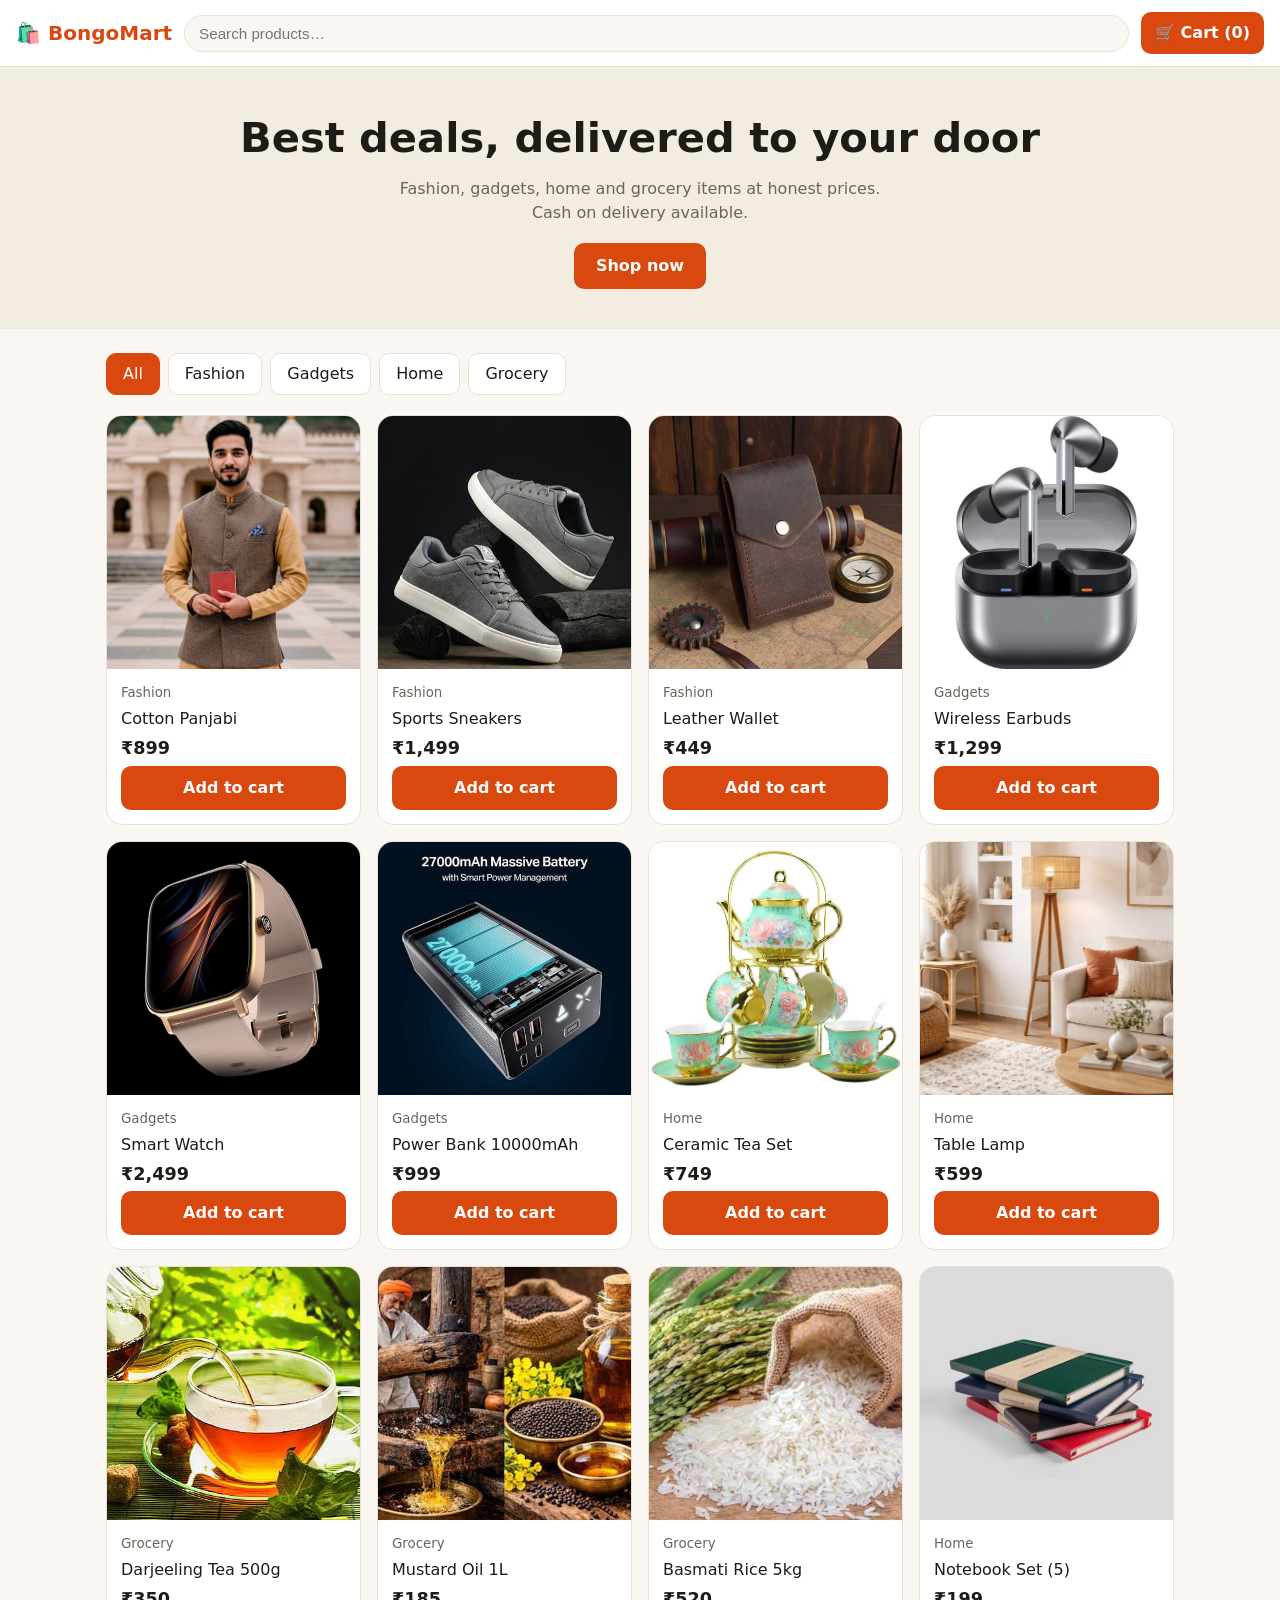
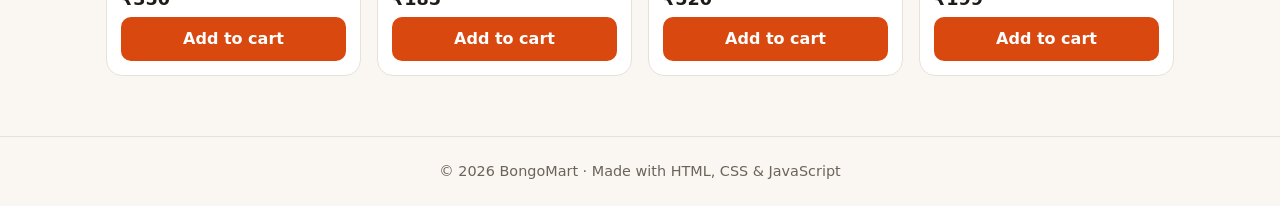
<file: index.html>
<!DOCTYPE html>
<html lang="en">
<head>
    <meta charset="UTF-8">
    <meta name="viewport" content="width=device-width, initial-scale=1.0">
    <title>BongoMart - Online Shop</title>
    <link rel="stylesheet" href="style.css">
</head>
<body>

    <!-- HEADER -->
    <header>
        <div class="logo">🛍️ BongoMart</div>
        <input id="search" class="search" type="search" placeholder="Search products…">
        <button class="cart-btn" id="openCart">🛒 Cart (<span id="cartCount">0</span>)</button>
    </header>

    <!-- HERO -->
    <section class="hero">
        <h1>Best deals, delivered to your door</h1>
        <p>Fashion, gadgets, home and grocery items at honest prices. Cash on delivery available.</p>
        <a href="#shop">Shop now</a>
    </section>

    <!-- PRODUCTS -->
    <main id="shop">
        <div class="categories" id="categories"></div>
        <div class="product-grid" id="productGrid"></div>
    </main>

    <!-- FOOTER -->
    <footer>© 2026 BongoMart · Made with HTML, CSS &amp; JavaScript</footer>

    <!-- CART DRAWER -->
    <div class="overlay" id="overlay"></div>
    <aside class="drawer" id="drawer">
        <div class="drawer-header">
            <span>Your Cart</span>
            <button id="closeCart" aria-label="Close">×</button>
        </div>
        <div class="cart-items" id="cartItems"></div>
        <div class="drawer-footer">
            <div class="total-row">
                <span>Total</span>
                <span id="cartTotal">₹0</span>
            </div>
            <button class="primary-btn" id="checkoutBtn">Checkout</button>
        </div>
    </aside>

    <!-- CHECKOUT MODAL -->
    <div class="modal" id="modal">
        <div class="modal-box" id="modalBox"></div>
    </div>

    <script src="script.js"></script>
</body>
</html>
</file>
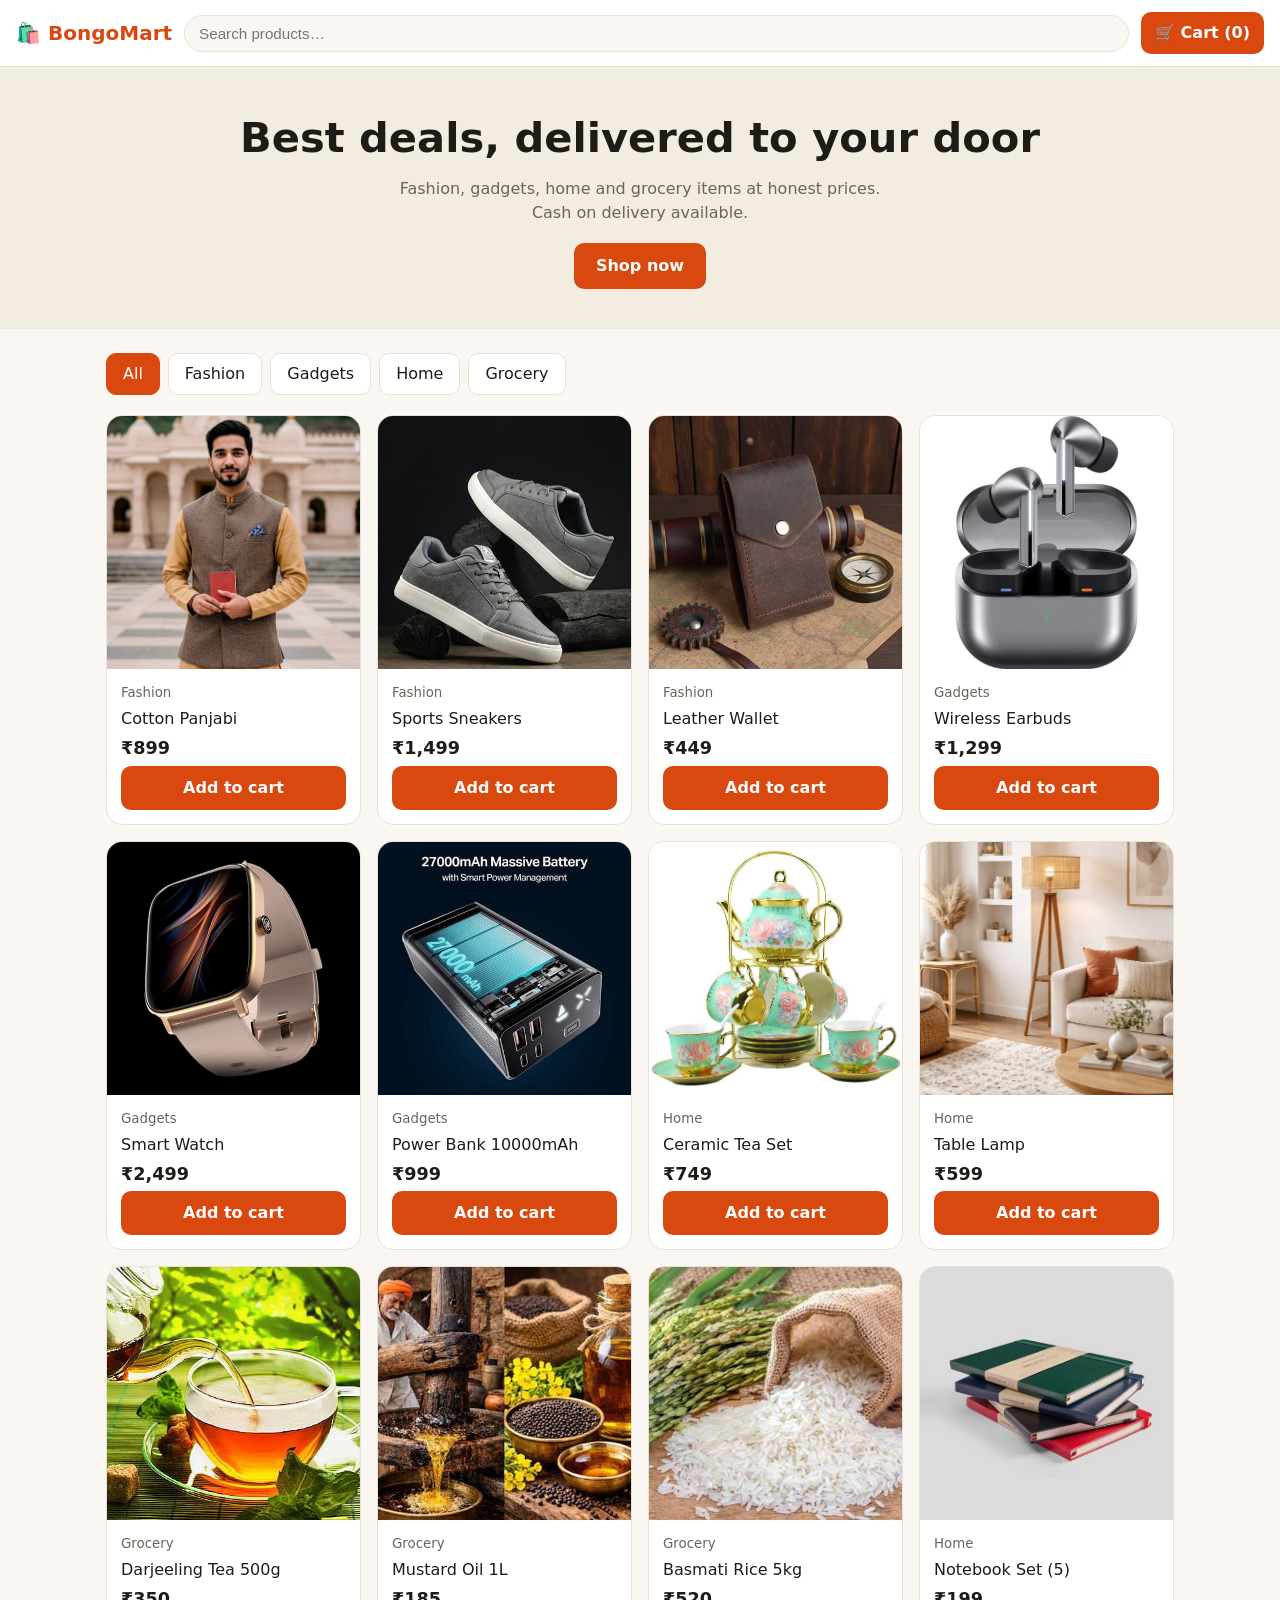
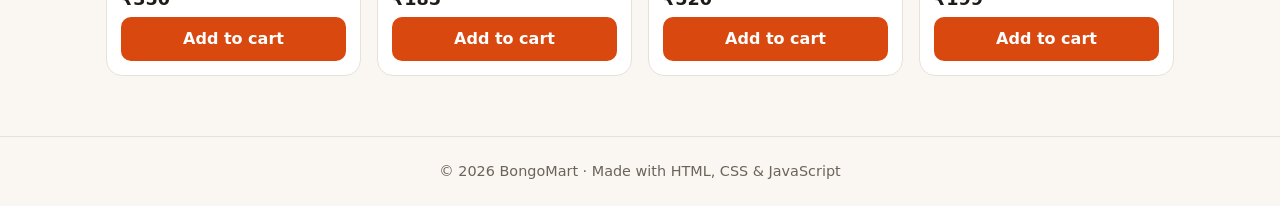
<file: project/index.html>
<!DOCTYPE html>
<html lang="en">
<head>
    <meta charset="UTF-8">
    <meta name="viewport" content="width=device-width, initial-scale=1.0">
    <title>BongoMart - Online Shop</title>
    <link rel="stylesheet" href="style.css">
</head>
<body>

    <!-- HEADER -->
    <header>
        <div class="logo">🛍️ BongoMart</div>
        <input id="search" class="search" type="search" placeholder="Search products…">
        <button class="cart-btn" id="openCart">🛒 Cart (<span id="cartCount">0</span>)</button>
    </header>

    <!-- HERO -->
    <section class="hero">
        <h1>Best deals, delivered to your door</h1>
        <p>Fashion, gadgets, home and grocery items at honest prices. Cash on delivery available.</p>
        <a href="#shop">Shop now</a>
    </section>

    <!-- PRODUCTS -->
    <main id="shop">
        <div class="categories" id="categories"></div>
        <div class="product-grid" id="productGrid"></div>
    </main>

    <!-- FOOTER -->
    <footer>© 2026 BongoMart · Made with HTML, CSS &amp; JavaScript</footer>

    <!-- CART DRAWER -->
    <div class="overlay" id="overlay"></div>
    <aside class="drawer" id="drawer">
        <div class="drawer-header">
            <span>Your Cart</span>
            <button id="closeCart" aria-label="Close">×</button>
        </div>
        <div class="cart-items" id="cartItems"></div>
        <div class="drawer-footer">
            <div class="total-row">
                <span>Total</span>
                <span id="cartTotal">₹0</span>
            </div>
            <button class="primary-btn" id="checkoutBtn">Checkout</button>
        </div>
    </aside>

    <!-- CHECKOUT MODAL -->
    <div class="modal" id="modal">
        <div class="modal-box" id="modalBox"></div>
    </div>

    <script src="script.js"></script>
</body>
</html>
</file>
<file: style.css>
/* RESET & VARIABLES */
:root {
    --bg: #faf7f2;
    --card: #ffffff;
    --text: #1f1b16;
    --muted: #6b645a;
    --accent: #d9480f;
    --accent-text: #ffffff;
    --line: #e8e1d6;
    --soft: #f3ece0;
}

@media (prefers-color-scheme: dark) {
    :root {
        --bg: #17140f;
        --card: #221e17;
        --text: #f4efe6;
        --muted: #a39b8c;
        --accent: #ff7a3d;
        --accent-text: #1a1208;
        --line: #3a3328;
        --soft: #2b261d;
    }
}

* {
    box-sizing: border-box;
    margin: 0;
}

body {
    background: var(--bg);
    color: var(--text);
    font-family: system-ui, -apple-system, "Segoe UI", Roboto, sans-serif;
    line-height: 1.5;
}

button {
    font: inherit;
    cursor: pointer;
    border: 0;
    border-radius: 10px;
}

/* HEADER */
header {
    position: sticky;
    top: 0;
    z-index: 5;
    display: flex;
    align-items: center;
    gap: 12px;
    padding: 12px 16px;
    background: var(--card);
    border-bottom: 1px solid var(--line);
}

.logo {
    font-weight: 800;
    font-size: 1.25rem;
    color: var(--accent);
}

.search {
    flex: 1;
    min-width: 0;
    padding: 9px 14px;
    border: 1px solid var(--line);
    border-radius: 999px;
    background: var(--bg);
    color: var(--text);
    font-size: 0.95rem;
}

.cart-btn {
    padding: 9px 14px;
    background: var(--accent);
    color: var(--accent-text);
    font-weight: 600;
    white-space: nowrap;
}

/* HERO */
.hero {
    padding: 40px 16px;
    text-align: center;
    background: var(--soft);
}

.hero h1 {
    font-size: clamp(1.6rem, 5vw, 2.6rem);
    margin-bottom: 8px;
}

.hero p {
    max-width: 520px;
    margin: 0 auto 18px;
    color: var(--muted);
}

.hero a {
    display: inline-block;
    padding: 11px 22px;
    background: var(--accent);
    color: var(--accent-text);
    border-radius: 10px;
    text-decoration: none;
    font-weight: 600;
}

/* MAIN & CATEGORIES */
main {
    max-width: 1100px;
    margin: 0 auto;
    padding: 24px 16px 60px;
}

.categories {
    display: flex;
    gap: 8px;
    overflow-x: auto;
    padding-bottom: 12px;
}

.categories button {
    padding: 8px 16px;
    background: var(--card);
    color: var(--text);
    border: 1px solid var(--line);
    white-space: nowrap;
}

.categories button.active {
    background: var(--accent);
    color: var(--accent-text);
    border-color: var(--accent);
}

/* PRODUCT GRID */
.product-grid {
    display: grid;
    grid-template-columns: repeat(auto-fill, minmax(210px, 1fr));
    gap: 16px;
    margin-top: 8px;
}

.card {
    display: flex;
    flex-direction: column;
    background: var(--card);
    border: 1px solid var(--line);
    border-radius: 16px;
    overflow: hidden;
}

/* Product photo (emoji shows only if the photo file is missing) */
.card-image {
    display: flex;
    align-items: center;
    justify-content: center;
    aspect-ratio: 1 / 1;
    overflow: hidden;
    background: var(--soft);
    font-size: 4.2rem;
}

.card-image img {
    display: block;
    width: 100%;
    height: 100%;
    object-fit: cover;
}

.card-info {
    display: flex;
    flex-direction: column;
    gap: 4px;
    flex: 1;
    padding: 14px;
}

.card-info small {
    color: var(--muted);
}

.price {
    font-weight: 700;
    font-size: 1.1rem;
}

.add-btn {
    margin-top: auto;
    padding: 10px;
    background: var(--accent);
    color: var(--accent-text);
    font-weight: 600;
}

.empty {
    grid-column: 1 / -1;
    padding: 30px 0;
    text-align: center;
    color: var(--muted);
}

/* CART DRAWER */
.overlay {
    position: fixed;
    inset: 0;
    z-index: 8;
    display: none;
    background: rgba(0, 0, 0, 0.5);
}

.overlay.open {
    display: block;
}

.drawer {
    position: fixed;
    top: 0;
    right: 0;
    bottom: 0;
    z-index: 9;
    display: flex;
    flex-direction: column;
    width: min(400px, 100%);
    background: var(--card);
    transform: translateX(100%);
    transition: transform 0.25s;
}

.drawer.open {
    transform: none;
}

.drawer-header {
    display: flex;
    justify-content: space-between;
    align-items: center;
    padding: 16px;
    border-bottom: 1px solid var(--line);
    font-weight: 700;
}

.drawer-header button {
    background: none;
    color: var(--text);
    font-size: 1.4rem;
}

.cart-items {
    flex: 1;
    overflow-y: auto;
    padding: 8px 16px;
}

.cart-row {
    display: flex;
    align-items: center;
    gap: 10px;
    padding: 12px 0;
    border-bottom: 1px solid var(--line);
}

.cart-emoji {
    display: flex;
    align-items: center;
    justify-content: center;
    width: 52px;
    height: 52px;
    overflow: hidden;
    border-radius: 8px;
    background: var(--soft);
    font-size: 1.8rem;
}

.cart-emoji img {
    width: 100%;
    height: 100%;
    object-fit: cover;
}

.cart-name {
    flex: 1;
    min-width: 0;
}

.qty {
    display: flex;
    align-items: center;
    gap: 8px;
}

.qty button {
    width: 28px;
    height: 28px;
    background: var(--soft);
    color: var(--text);
}

.drawer-footer {
    padding: 16px;
    border-top: 1px solid var(--line);
}

.total-row {
    display: flex;
    justify-content: space-between;
    margin-bottom: 12px;
    font-weight: 700;
    font-size: 1.15rem;
}

.primary-btn {
    width: 100%;
    padding: 13px;
    background: var(--accent);
    color: var(--accent-text);
    font-weight: 700;
}

.primary-btn:disabled {
    opacity: 0.4;
    cursor: not-allowed;
}

.secondary-btn {
    width: 100%;
    margin-top: 8px;
    padding: 13px;
    background: var(--soft);
    color: var(--text);
    font-weight: 700;
}

/* CHECKOUT MODAL */
.modal {
    position: fixed;
    inset: 0;
    z-index: 10;
    display: none;
    align-items: center;
    justify-content: center;
    padding: 16px;
    background: rgba(0, 0, 0, 0.55);
}

.modal.open {
    display: flex;
}

.modal-box {
    width: min(420px, 100%);
    max-height: 90vh;
    overflow-y: auto;
    padding: 22px;
    background: var(--card);
    border-radius: 16px;
}

.modal-box h2 {
    margin-bottom: 12px;
}

.modal-box input,
.modal-box textarea {
    width: 100%;
    margin-bottom: 10px;
    padding: 10px 12px;
    border: 1px solid var(--line);
    border-radius: 10px;
    background: var(--bg);
    color: var(--text);
    font: inherit;
}

.success {
    text-align: center;
}

.success .icon {
    font-size: 3.2rem;
}

/* FOOTER */
footer {
    padding: 24px 16px;
    border-top: 1px solid var(--line);
    text-align: center;
    font-size: 0.9rem;
    color: var(--muted);
}

/* MOBILE: COMPACT LAYOUT */
@media (max-width: 650px) {
    header {
        flex-wrap: wrap;
        padding: 10px 12px;
    }

    .logo {
        flex: 1;
        font-size: 1.1rem;
    }

    .search {
        order: 3;
        flex: 1 1 100%;
    }

    .cart-btn {
        padding: 8px 12px;
        font-size: 14px;
    }

    .hero {
        padding: 28px 14px;
    }

    .hero p {
        font-size: 14px;
    }

    main {
        padding: 16px 12px 40px;
    }

    .product-grid {
        grid-template-columns: repeat(2, minmax(0, 1fr));
        gap: 12px;
    }

    .card-image {
        font-size: 3rem;
    }

    .card-info {
        padding: 10px;
    }

    .card-info div {
        font-size: 14px;
        line-height: 1.4;
    }

    .price {
        font-size: 1rem;
    }

    .add-btn {
        padding: 8px;
        font-size: 13px;
    }

    .drawer {
        width: 100%;
    }

    .modal-box {
        padding: 18px;
    }
}

/* VERY SMALL MOBILE */
@media (max-width: 360px) {
    .product-grid {
        grid-template-columns: 1fr;
    }

    .logo {
        font-size: 1rem;
    }
}
</file>
<file: project/style.css>
/* RESET & VARIABLES */
:root {
    --bg: #faf7f2;
    --card: #ffffff;
    --text: #1f1b16;
    --muted: #6b645a;
    --accent: #d9480f;
    --accent-text: #ffffff;
    --line: #e8e1d6;
    --soft: #f3ece0;
}

@media (prefers-color-scheme: dark) {
    :root {
        --bg: #17140f;
        --card: #221e17;
        --text: #f4efe6;
        --muted: #a39b8c;
        --accent: #ff7a3d;
        --accent-text: #1a1208;
        --line: #3a3328;
        --soft: #2b261d;
    }
}

* {
    box-sizing: border-box;
    margin: 0;
}

body {
    background: var(--bg);
    color: var(--text);
    font-family: system-ui, -apple-system, "Segoe UI", Roboto, sans-serif;
    line-height: 1.5;
}

button {
    font: inherit;
    cursor: pointer;
    border: 0;
    border-radius: 10px;
}

/* HEADER */
header {
    position: sticky;
    top: 0;
    z-index: 5;
    display: flex;
    align-items: center;
    gap: 12px;
    padding: 12px 16px;
    background: var(--card);
    border-bottom: 1px solid var(--line);
}

.logo {
    font-weight: 800;
    font-size: 1.25rem;
    color: var(--accent);
}

.search {
    flex: 1;
    min-width: 0;
    padding: 9px 14px;
    border: 1px solid var(--line);
    border-radius: 999px;
    background: var(--bg);
    color: var(--text);
    font-size: 0.95rem;
}

.cart-btn {
    padding: 9px 14px;
    background: var(--accent);
    color: var(--accent-text);
    font-weight: 600;
    white-space: nowrap;
}

/* HERO */
.hero {
    padding: 40px 16px;
    text-align: center;
    background: var(--soft);
}

.hero h1 {
    font-size: clamp(1.6rem, 5vw, 2.6rem);
    margin-bottom: 8px;
}

.hero p {
    max-width: 520px;
    margin: 0 auto 18px;
    color: var(--muted);
}

.hero a {
    display: inline-block;
    padding: 11px 22px;
    background: var(--accent);
    color: var(--accent-text);
    border-radius: 10px;
    text-decoration: none;
    font-weight: 600;
}

/* MAIN & CATEGORIES */
main {
    max-width: 1100px;
    margin: 0 auto;
    padding: 24px 16px 60px;
}

.categories {
    display: flex;
    gap: 8px;
    overflow-x: auto;
    padding-bottom: 12px;
}

.categories button {
    padding: 8px 16px;
    background: var(--card);
    color: var(--text);
    border: 1px solid var(--line);
    white-space: nowrap;
}

.categories button.active {
    background: var(--accent);
    color: var(--accent-text);
    border-color: var(--accent);
}

/* PRODUCT GRID */
.product-grid {
    display: grid;
    grid-template-columns: repeat(auto-fill, minmax(210px, 1fr));
    gap: 16px;
    margin-top: 8px;
}

.card {
    display: flex;
    flex-direction: column;
    background: var(--card);
    border: 1px solid var(--line);
    border-radius: 16px;
    overflow: hidden;
}

/* Product photo (emoji shows only if the photo file is missing) */
.card-image {
    display: flex;
    align-items: center;
    justify-content: center;
    aspect-ratio: 1 / 1;
    overflow: hidden;
    background: var(--soft);
    font-size: 4.2rem;
}

.card-image img {
    display: block;
    width: 100%;
    height: 100%;
    object-fit: cover;
}

.card-info {
    display: flex;
    flex-direction: column;
    gap: 4px;
    flex: 1;
    padding: 14px;
}

.card-info small {
    color: var(--muted);
}

.price {
    font-weight: 700;
    font-size: 1.1rem;
}

.add-btn {
    margin-top: auto;
    padding: 10px;
    background: var(--accent);
    color: var(--accent-text);
    font-weight: 600;
}

.empty {
    grid-column: 1 / -1;
    padding: 30px 0;
    text-align: center;
    color: var(--muted);
}

/* CART DRAWER */
.overlay {
    position: fixed;
    inset: 0;
    z-index: 8;
    display: none;
    background: rgba(0, 0, 0, 0.5);
}

.overlay.open {
    display: block;
}

.drawer {
    position: fixed;
    top: 0;
    right: 0;
    bottom: 0;
    z-index: 9;
    display: flex;
    flex-direction: column;
    width: min(400px, 100%);
    background: var(--card);
    transform: translateX(100%);
    transition: transform 0.25s;
}

.drawer.open {
    transform: none;
}

.drawer-header {
    display: flex;
    justify-content: space-between;
    align-items: center;
    padding: 16px;
    border-bottom: 1px solid var(--line);
    font-weight: 700;
}

.drawer-header button {
    background: none;
    color: var(--text);
    font-size: 1.4rem;
}

.cart-items {
    flex: 1;
    overflow-y: auto;
    padding: 8px 16px;
}

.cart-row {
    display: flex;
    align-items: center;
    gap: 10px;
    padding: 12px 0;
    border-bottom: 1px solid var(--line);
}

.cart-emoji {
    display: flex;
    align-items: center;
    justify-content: center;
    width: 52px;
    height: 52px;
    overflow: hidden;
    border-radius: 8px;
    background: var(--soft);
    font-size: 1.8rem;
}

.cart-emoji img {
    width: 100%;
    height: 100%;
    object-fit: cover;
}

.cart-name {
    flex: 1;
    min-width: 0;
}

.qty {
    display: flex;
    align-items: center;
    gap: 8px;
}

.qty button {
    width: 28px;
    height: 28px;
    background: var(--soft);
    color: var(--text);
}

.drawer-footer {
    padding: 16px;
    border-top: 1px solid var(--line);
}

.total-row {
    display: flex;
    justify-content: space-between;
    margin-bottom: 12px;
    font-weight: 700;
    font-size: 1.15rem;
}

.primary-btn {
    width: 100%;
    padding: 13px;
    background: var(--accent);
    color: var(--accent-text);
    font-weight: 700;
}

.primary-btn:disabled {
    opacity: 0.4;
    cursor: not-allowed;
}

.secondary-btn {
    width: 100%;
    margin-top: 8px;
    padding: 13px;
    background: var(--soft);
    color: var(--text);
    font-weight: 700;
}

/* CHECKOUT MODAL */
.modal {
    position: fixed;
    inset: 0;
    z-index: 10;
    display: none;
    align-items: center;
    justify-content: center;
    padding: 16px;
    background: rgba(0, 0, 0, 0.55);
}

.modal.open {
    display: flex;
}

.modal-box {
    width: min(420px, 100%);
    max-height: 90vh;
    overflow-y: auto;
    padding: 22px;
    background: var(--card);
    border-radius: 16px;
}

.modal-box h2 {
    margin-bottom: 12px;
}

.modal-box input,
.modal-box textarea {
    width: 100%;
    margin-bottom: 10px;
    padding: 10px 12px;
    border: 1px solid var(--line);
    border-radius: 10px;
    background: var(--bg);
    color: var(--text);
    font: inherit;
}

.success {
    text-align: center;
}

.success .icon {
    font-size: 3.2rem;
}

/* FOOTER */
footer {
    padding: 24px 16px;
    border-top: 1px solid var(--line);
    text-align: center;
    font-size: 0.9rem;
    color: var(--muted);
}

/* MOBILE: COMPACT LAYOUT */
@media (max-width: 650px) {
    header {
        flex-wrap: wrap;
        padding: 10px 12px;
    }

    .logo {
        flex: 1;
        font-size: 1.1rem;
    }

    .search {
        order: 3;
        flex: 1 1 100%;
    }

    .cart-btn {
        padding: 8px 12px;
        font-size: 14px;
    }

    .hero {
        padding: 28px 14px;
    }

    .hero p {
        font-size: 14px;
    }

    main {
        padding: 16px 12px 40px;
    }

    .product-grid {
        grid-template-columns: repeat(2, minmax(0, 1fr));
        gap: 12px;
    }

    .card-image {
        font-size: 3rem;
    }

    .card-info {
        padding: 10px;
    }

    .card-info div {
        font-size: 14px;
        line-height: 1.4;
    }

    .price {
        font-size: 1rem;
    }

    .add-btn {
        padding: 8px;
        font-size: 13px;
    }

    .drawer {
        width: 100%;
    }

    .modal-box {
        padding: 18px;
    }
}

/* VERY SMALL MOBILE */
@media (max-width: 360px) {
    .product-grid {
        grid-template-columns: 1fr;
    }

    .logo {
        font-size: 1rem;
    }
}
</file>
